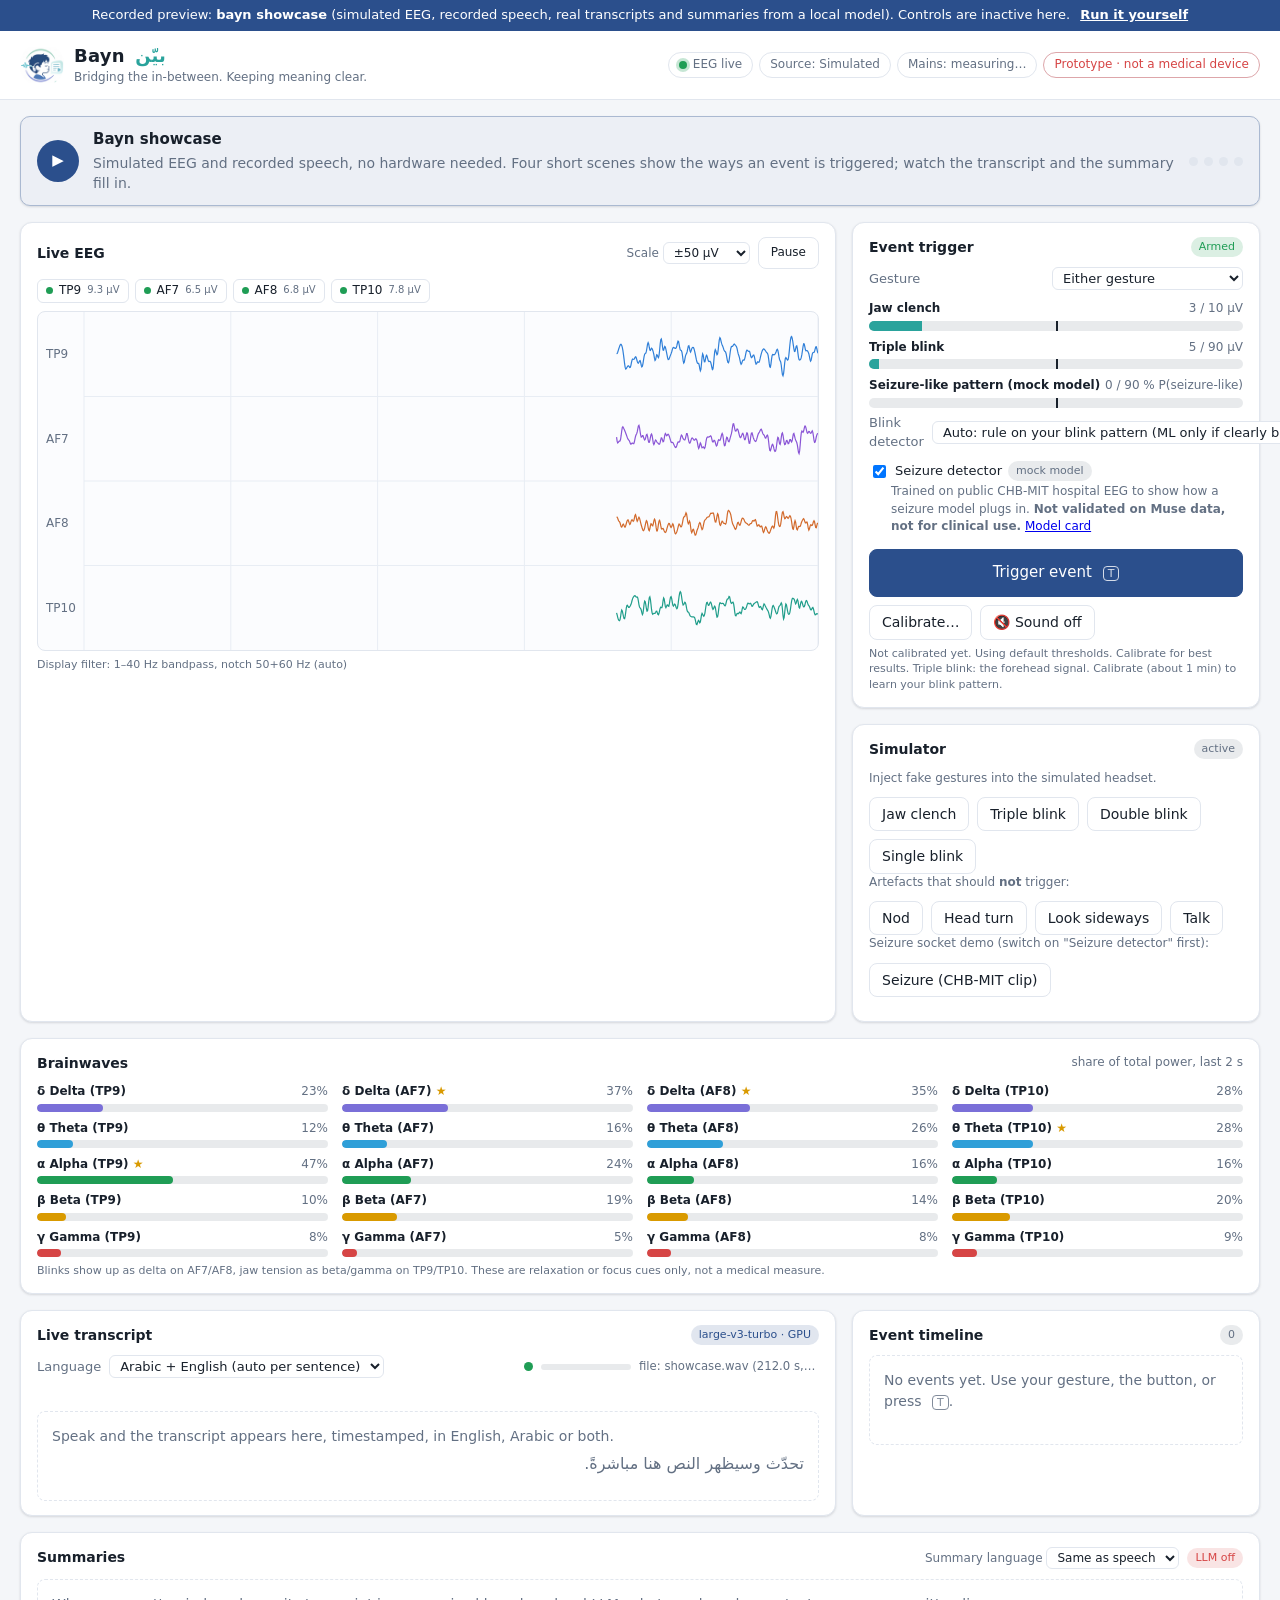
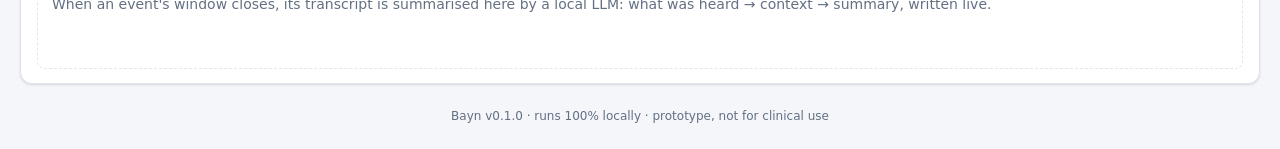
<file: docs/preview/index.html>
<!doctype html>
<html lang="en">
<head>
  <meta charset="utf-8">
  <meta name="viewport" content="width=device-width, initial-scale=1">
  <title>Bayn Dashboard · recorded preview</title>
  <link rel="icon" type="image/png" href="favicon.png">
  <link rel="stylesheet" href="styles.css">
</head>
<body>
  <header class="topbar">
    <div class="brand">
      <img src="logo-mark.png" alt="" width="44" height="44">
      <div>
        <h1>Bayn <span class="ar-name" lang="ar">بيّن</span></h1>
        <p>Bridging the in-between. Keeping meaning clear.</p>
      </div>
    </div>
    <div class="pills">
      <span class="pill" id="pill-conn"><i class="dot"></i><span>Connecting…</span></span>
      <span class="pill" id="pill-source">Source: –</span>
      <span class="pill" id="pill-mains" title="Line-noise frequency measured in the signal">Mains: –</span>
      <span class="pill warn" title="This software is a hackathon prototype">Prototype · not a medical device</span>
    </div>
  </header>

  <!-- `bayn showcase`: the current scene (hidden otherwise) -->
  <section class="showcase" id="showcase" hidden aria-live="polite">
    <div class="sc-step" id="sc-step"></div>
    <div class="sc-text"><strong id="sc-title"></strong><span id="sc-caption"></span></div>
    <div class="sc-dots" id="sc-dots" aria-hidden="true"></div>
  </section>

  <main class="grid">
    <!-- Live EEG -->
    <section class="card eeg-card">
      <div class="card-head">
        <h2>Live EEG</h2>
        <div class="controls">
          <label>Scale
            <select id="scale">
              <option value="25">±25 µV</option>
              <option value="50" selected>±50 µV</option>
              <option value="100">±100 µV</option>
              <option value="250">±250 µV</option>
            </select>
          </label>
          <button class="btn ghost" id="btn-pause" type="button">Pause</button>
        </div>
      </div>
      <div class="quality" id="quality"></div>
      <div class="plot-wrap"><canvas id="eeg-plot"></canvas></div>
      <p class="hint" id="filter-note">Filtered display</p>
    </section>

    <!-- Brainwave bands -->
    <section class="card bands-card">
      <div class="card-head">
        <h2>Brainwaves</h2>
        <span class="muted small-inline">share of total power, last 2 s</span>
      </div>
      <div class="bands" id="bands" aria-live="off"></div>
      <p class="hint">Blinks show up as delta on AF7/AF8, jaw tension as beta/gamma on TP9/TP10. These are relaxation or focus cues only, not a medical measure.</p>
    </section>

    <!-- Trigger -->
    <section class="card trigger-card">
      <div class="card-head">
        <h2>Event trigger</h2>
        <span class="badge muted" id="trigger-state">–</span>
      </div>
      <label class="field">Gesture
        <select id="gesture">
          <option value="clench">Jaw clench (hold ~1 s)</option>
          <option value="triple_blink">Triple blink</option>
          <option value="both">Either gesture</option>
          <option value="manual">Manual only (button / T)</option>
        </select>
      </label>
      <div class="meters" id="meters"></div>
      <div class="blink-row" id="blink-row" hidden>
        <label class="field">Blink detector
          <select id="blink-method" title="Auto uses your trained classifier if it beat the threshold rule on held-out data">
            <option value="auto">Auto: rule on your blink pattern (ML only if clearly better)</option>
            <option value="ml">ML classifier (forced)</option>
            <option value="rule">Basic rule (untrained forehead average)</option>
          </select>
        </label>
        <button class="btn ghost" id="btn-train" type="button">Train…</button>
      </div>
      <div class="seizure-row">
        <label class="check" title="A demonstration of the seizure-detector socket">
          <input type="checkbox" id="seizure-enabled"> Seizure detector <span class="badge muted">mock model</span>
        </label>
        <p class="muted small seizure-note">Trained on public CHB-MIT hospital EEG to show how a seizure model plugs in.
          <b>Not validated on Muse data, not for clinical use.</b>
          <a href="https://github.com/Omar0Rawas/bayn/blob/main/docs/SEIZURE_MODEL.md" target="_blank" rel="noopener">Model card</a></p>
      </div>
      <button class="btn primary big" id="btn-trigger" type="button"
              title="Backup manual trigger (hotkey T)">Trigger event <kbd>T</kbd></button>
      <div class="btn-row">
        <button class="btn ghost" id="btn-calibrate" type="button">Calibrate…</button>
        <button class="btn ghost" id="btn-sound" type="button" aria-pressed="false">🔇 Sound off</button>
      </div>
      <p class="hint" id="trigger-hint"></p>
    </section>

    <!-- Simulator -->
    <section class="card sim-card" id="sim-card">
      <div class="card-head"><h2>Simulator</h2><span class="badge muted" id="sim-state">–</span></div>
      <p class="muted small">Inject fake gestures into the simulated headset.</p>
      <div class="btn-row">
        <button class="btn" data-inject="clench" type="button">Jaw clench</button>
        <button class="btn" data-inject="triple_blink" type="button">Triple blink</button>
        <button class="btn ghost" data-inject="double_blink" type="button">Double blink</button>
        <button class="btn ghost" data-inject="blink" type="button">Single blink</button>
      </div>
      <p class="muted small">Artefacts that should <b>not</b> trigger:</p>
      <div class="btn-row">
        <button class="btn ghost" data-inject="nod" type="button">Nod</button>
        <button class="btn ghost" data-inject="head_turn" type="button">Head turn</button>
        <button class="btn ghost" data-inject="look_side" type="button">Look sideways</button>
        <button class="btn ghost" data-inject="talk" type="button">Talk</button>
      </div>
      <p class="muted small">Seizure socket demo (switch on "Seizure detector" first):</p>
      <div class="btn-row">
        <button class="btn" data-inject="seizure" type="button"
                title="Replays a real seizure from the public CHB-MIT database (patient not used for training)">Seizure (CHB-MIT clip)</button>
      </div>
      <ul class="log" id="inject-log"></ul>
    </section>

    <!-- Transcript -->
    <section class="card transcript-card">
      <div class="card-head">
        <h2>Live transcript</h2>
        <span class="badge muted" id="stt-model" title="Whisper model and device">loading…</span>
      </div>
      <div class="stt-bar">
        <label class="field">Language
          <select id="language">
            <option value="mixed">Arabic + English (auto per sentence)</option>
            <option value="en">English</option>
            <option value="ar">العربية (Arabic)</option>
            <option value="auto">Any language</option>
          </select>
        </label>
        <div class="mic" title="Microphone level">
          <span class="mic-dot" id="mic-dot"></span>
          <div class="mic-track"><i id="mic-level"></i></div>
          <small id="mic-name">mic…</small>
        </div>
      </div>
      <ol class="transcript" id="transcript" aria-live="polite"></ol>
      <p class="partial" id="partial" dir="auto"></p>
      <div class="placeholder" id="transcript-empty">
        <p>Speak and the transcript appears here, timestamped, in English, Arabic or both.</p>
        <p dir="rtl" lang="ar" class="ar">تحدّث وسيظهر النص هنا مباشرةً.</p>
      </div>
    </section>

    <!-- Timeline -->
    <section class="card timeline-card">
      <div class="card-head"><h2>Event timeline</h2><span class="badge muted" id="event-count">0</span></div>
      <ol class="timeline" id="timeline"></ol>
      <div class="placeholder" id="timeline-empty"><p>No events yet. Use your gesture, the button, or press <kbd>T</kbd>.</p></div>
    </section>

    <!-- Summaries -->
    <section class="card summary-card">
      <div class="card-head">
        <h2>Summaries</h2>
        <div class="controls">
          <label>Summary language
            <select id="sum-language">
              <option value="auto">Same as speech</option>
              <option value="en">English</option>
              <option value="ar">العربية</option>
              <option value="both">Both</option>
            </select>
          </label>
          <span class="badge muted" id="sum-model" title="Local LLM (Ollama)">LLM…</span>
        </div>
      </div>
      <div id="summaries"></div>
      <div class="placeholder" id="summaries-empty">
        <p>When an event's window closes, its transcript is summarised here by a local LLM: what was heard &rarr; context &rarr; summary, written live.</p>
      </div>
    </section>
  </main>

  <!-- event flash banner -->
  <div class="event-banner" id="event-banner" role="alert" aria-live="assertive"></div>

  <!-- guided calibration -->
  <div class="overlay" id="cal-overlay" hidden>
    <div class="cal-box" role="dialog" aria-modal="true" aria-labelledby="cal-prompt">
      <p class="muted small" id="cal-step">Calibration</p>
      <p class="cal-prompt" id="cal-prompt">Starting…</p>
      <div class="cal-count" id="cal-count"></div>
      <div class="progress"><i id="cal-progress"></i></div>
      <div class="cal-result" id="cal-result"></div>
      <div class="btn-row cal-actions">
        <button class="btn ghost" id="cal-cancel" type="button">Cancel</button>
        <button class="btn primary" id="cal-close" type="button" hidden>Done</button>
      </div>
    </div>
  </div>

  <!-- blink-detector training session -->
  <div class="overlay" id="train-overlay" hidden>
    <div class="cal-box train-box" role="dialog" aria-modal="true" aria-labelledby="train-prompt">
      <p class="muted small" id="train-step">Train the triple-blink detector</p>
      <div id="train-intro" class="train-intro">
        <p>Optional: <b>Calibrate…</b> (about a minute) already learns your blink pattern. A session goes further: you'll
          be prompted to blink, nod, turn your head, look sideways and talk, every prompt labels the EEG, and Bayn learns
          your blink pattern and threshold from them (and checks whether a classifier would do better). Sessions are
          saved, so each new one adds to the last.</p>
        <div class="train-options">
          <label class="field">You are
            <select id="train-condition">
              <option value="seated">Seated</option>
              <option value="standing">Standing</option>
              <option value="walking">Walking in place (prompts are spoken)</option>
            </select>
          </label>
          <label class="check"><input type="checkbox" id="train-speak"> Speak the prompts</label>
        </div>
        <div class="btn-row">
          <button class="btn primary" data-protocol="standard" type="button">Standard session · ~5 min</button>
          <button class="btn" data-protocol="noisy" type="button">Noisy session · ~4.5 min</button>
          <button class="btn" data-protocol="boundaries" type="button">Boundaries · ~6.5 min</button>
        </div>
        <p class="muted small">Standard: clean examples of each gesture. Noisy: triple blinks while talking,
          looking around and moving, to test robustness. Boundaries: soft / fast / slow triple blinks and the closest look-alikes (four blinks, squeezing, nodding three times...), to teach the edges. Do a standard one first.</p>
        <details class="train-sessions" id="train-sessions-box">
          <summary>Saved sessions <span id="train-sessions-count"></span></summary>
          <p class="muted small">Messed one up? Delete it and record it again, then Retrain.</p>
          <ul class="log" id="train-sessions"></ul>
        </details>
        <button class="btn ghost small-btn" id="train-retrain" type="button">Retrain from saved sessions</button>
      </div>
      <p class="cal-prompt" id="train-prompt" hidden></p>
      <div class="cal-count" id="train-count"></div>
      <div class="progress" id="train-progress-bar" hidden><i id="train-progress"></i></div>
      <div class="cal-result" id="train-result"></div>
      <div class="btn-row cal-actions">
        <button class="btn ghost" id="train-cancel" type="button" hidden>Cancel</button>
        <button class="btn primary" id="train-close" type="button">Close</button>
      </div>
    </div>
  </div>

  <footer class="foot">Bayn <span id="version"></span> · runs 100% locally · prototype, not for clinical use</footer>
  <div class="toast" id="toast" role="status" aria-live="polite"></div>
  <script src="session.js"></script>
  <script src="replay.js"></script>
  <script src="app.js"></script>
</body>
</html>
</file>
<file: docs/preview/styles.css>
:root {
  --bg: #f4f6f9;
  --card: #ffffff;
  --ink: #18202b;
  --muted: #637083;
  --line: #e1e6ee;
  --accent: #2b4f8c;        /* logo navy */
  --brand-teal: #2aa39c;    /* logo teal */
  --accent-ink: #ffffff;
  --good: #1f9d55;
  --ok: #d99a00;
  --bad: #d64545;
  --plot-bg: #fbfcfe;
  --plot-grid: #e8edf4;
  --shadow: 0 1px 2px rgba(16, 24, 40, .06), 0 1px 3px rgba(16, 24, 40, .08);
  --trace-1: #2f7fd8; --trace-2: #8a55d6; --trace-3: #d26a2c; --trace-4: #1f9d8a;
  --font: "Segoe UI", system-ui, -apple-system, "Noto Sans", "Noto Sans Arabic", "Noto Naskh Arabic", Tahoma, sans-serif;
}
@media (prefers-color-scheme: dark) {
  :root {
    --bg: #0f141b; --card: #171e27; --ink: #e6ebf2; --muted: #93a0b2; --line: #263140;
    --accent: #7fa6e8; --brand-teal: #5cc8c0; --plot-bg: #121921; --plot-grid: #1f2a36;
    --shadow: 0 1px 2px rgba(0, 0, 0, .4);
    --trace-1: #5aa2f0; --trace-2: #b08af0; --trace-3: #f0965a; --trace-4: #4fd1bd;
  }
}

* { box-sizing: border-box; }
html, body { margin: 0; }
body { background: var(--bg); color: var(--ink); font: 14px/1.45 var(--font); }
h1, h2 { margin: 0; }
h1 { font-size: 18px; letter-spacing: .2px; }
h2 { font-size: 14px; font-weight: 600; }
kbd { font: 11px var(--font); border: 1px solid currentColor; border-radius: 4px; padding: 0 4px; margin-left: 6px; opacity: .8; }

.topbar { display: flex; align-items: center; justify-content: space-between; flex-wrap: wrap; gap: 12px;
  padding: 12px 20px; background: var(--card); border-bottom: 1px solid var(--line); position: sticky; top: 0; z-index: 5; }
.brand { display: flex; align-items: center; gap: 10px; }
.brand img { width: 44px; height: 44px; border-radius: 50%; background: #fff; object-fit: contain; }
.ar-name { font-weight: 600; color: var(--brand-teal); margin-left: 4px; }
.brand p { margin: 0; color: var(--muted); font-size: 12px; }
.pills { display: flex; flex-wrap: wrap; gap: 6px; }
.pill { display: inline-flex; align-items: center; gap: 6px; padding: 3px 10px; border: 1px solid var(--line);
  border-radius: 999px; font-size: 12px; color: var(--muted); background: var(--card); }
.pill.warn { color: var(--bad); border-color: color-mix(in srgb, var(--bad) 40%, var(--line)); }
.dot { width: 8px; height: 8px; border-radius: 50%; background: var(--muted); display: inline-block; }
.pill.live .dot { background: var(--good); box-shadow: 0 0 0 3px color-mix(in srgb, var(--good) 25%, transparent); }
.pill.down .dot { background: var(--bad); }
#pill-conn span { max-width: 340px; overflow: hidden; text-overflow: ellipsis; white-space: nowrap; }

/* `bayn showcase` scene banner */
.showcase { display: flex; align-items: center; gap: 14px; max-width: 1500px; margin: 16px auto 0; padding: 12px 16px;
  width: calc(100% - 40px); background: color-mix(in srgb, var(--accent) 9%, var(--card)); border: 1px solid
  color-mix(in srgb, var(--accent) 30%, var(--line)); border-radius: 10px; box-shadow: var(--shadow); }
.showcase[hidden] { display: none; }
.sc-step { flex: none; min-width: 42px; height: 42px; border-radius: 50%; display: grid; place-items: center;
  background: var(--accent); color: var(--accent-ink); font-weight: 700; font-size: 15px; }
.sc-text { flex: 1; min-width: 0; display: flex; flex-direction: column; gap: 2px; }
.sc-text strong { font-size: 15px; }
.sc-text span { color: var(--muted); }
.sc-dots { flex: none; display: flex; gap: 6px; }
.sc-dots i { width: 9px; height: 9px; border-radius: 50%; background: var(--line); }
.sc-dots i.on { background: var(--accent); }
.showcase.seizure .sc-step { background: var(--bad); }
@media (max-width: 900px) { .showcase { width: calc(100% - 32px); margin-top: 12px; } .sc-dots { display: none; } }

.grid { display: grid; gap: 16px; padding: 16px 20px; max-width: 1500px; margin: 0 auto;
  grid-template-columns: minmax(0, 2fr) minmax(0, 1fr);
  grid-template-areas: "eeg trigger" "eeg sim" "bands bands" "transcript timeline" "summary summary"; }
.eeg-card { grid-area: eeg; } .bands-card { grid-area: bands; } .trigger-card { grid-area: trigger; } .sim-card { grid-area: sim; }
.transcript-card { grid-area: transcript; } .timeline-card { grid-area: timeline; } .summary-card { grid-area: summary; }
@media (max-width: 900px) {
  .grid { grid-template-columns: minmax(0, 1fr); padding: 12px 16px;
    grid-template-areas: "eeg" "bands" "trigger" "sim" "transcript" "timeline" "summary"; }
}

/* brainwave bands: rows = bands, columns = sensors */
:root { --band-delta: #7a6fd8; --band-theta: #2f9fd8; --band-alpha: #1f9d55; --band-beta: #d99a00; --band-gamma: #d64545; }
.small-inline { font-size: 12px; }
.bands { display: grid; grid-template-columns: repeat(var(--n-ch, 4), minmax(0, 1fr)); gap: 8px 14px; }
.band-cell { min-width: 0; }
.band-cell .lbl { display: flex; justify-content: space-between; gap: 6px; font-size: 12px; margin-bottom: 3px; }
.band-cell .lbl b { font-weight: 600; white-space: nowrap; overflow: hidden; text-overflow: ellipsis; }
.band-cell .lbl span { color: var(--muted); font-variant-numeric: tabular-nums; }
.band-bar { height: 8px; border-radius: 4px; background: color-mix(in srgb, var(--muted) 15%, transparent); overflow: hidden; }
.band-bar i { display: block; height: 100%; width: 0; border-radius: 4px; transition: width .4s ease; }
.band-cell.dominant .lbl b::after { content: " ★"; color: var(--ok); }
@media (max-width: 600px) { .bands { grid-template-columns: repeat(2, minmax(0, 1fr)); } }

.card { background: var(--card); border: 1px solid var(--line); border-radius: 12px; padding: 14px 16px; box-shadow: var(--shadow); min-width: 0; }
.card-head { display: flex; align-items: center; justify-content: space-between; gap: 8px; margin-bottom: 10px; flex-wrap: wrap; }
.controls { display: flex; align-items: center; gap: 8px; color: var(--muted); font-size: 12px; }
select { font: inherit; color: var(--ink); background: var(--card); border: 1px solid var(--line); border-radius: 6px; padding: 2px 6px; }

.btn { font: inherit; font-weight: 500; color: var(--ink); background: var(--card); border: 1px solid var(--line);
  border-radius: 8px; padding: 6px 12px; cursor: pointer; transition: background .15s, border-color .15s; }
.btn:hover:not(:disabled) { border-color: var(--accent); }
.btn:disabled { opacity: .5; cursor: not-allowed; }
.btn.primary { background: var(--accent); color: var(--accent-ink); border-color: var(--accent); }
.btn.ghost { background: transparent; }
.btn.big { width: 100%; padding: 12px; font-size: 15px; margin: 4px 0 8px; }
.btn-row { display: flex; flex-wrap: wrap; gap: 8px; }

.badge { font-size: 11px; padding: 2px 8px; border-radius: 999px; background: color-mix(in srgb, var(--accent) 14%, transparent); color: var(--accent); }
.badge.bad-badge { background: color-mix(in srgb, var(--bad) 14%, transparent); color: var(--bad); }
.badge.muted { background: color-mix(in srgb, var(--muted) 14%, transparent); color: var(--muted); }
.muted { color: var(--muted); } .small { font-size: 12px; margin: 0 0 10px; }
.hint { color: var(--muted); font-size: 11px; margin: 6px 0 0; }

.quality { display: flex; flex-wrap: wrap; gap: 6px; margin-bottom: 8px; min-height: 24px; }
.q { display: inline-flex; align-items: center; gap: 6px; font-size: 12px; padding: 2px 8px; border-radius: 6px; border: 1px solid var(--line); }
.q .dot { width: 7px; height: 7px; }
.q.good .dot { background: var(--good); } .q.ok .dot { background: var(--ok); } .q.bad .dot { background: var(--bad); }
.q small { color: var(--muted); }

.plot-wrap { position: relative; height: 340px; border: 1px solid var(--line); border-radius: 8px; overflow: hidden; background: var(--plot-bg); }
#eeg-plot { width: 100%; height: 100%; display: block; }

.placeholder { border: 1px dashed var(--line); border-radius: 8px; padding: 14px; color: var(--muted); min-height: 90px; }
.placeholder p { margin: 0 0 6px; }
.ar { font-size: 16px; }

.log { list-style: none; margin: 10px 0 0; padding: 0; max-height: 140px; overflow: auto; font-size: 12px; color: var(--muted); }
.log li { padding: 3px 0; border-top: 1px solid var(--line); display: flex; justify-content: space-between; gap: 8px; }

/* trigger card */
.field { display: flex; align-items: center; justify-content: space-between; gap: 8px; font-size: 13px; color: var(--muted); margin-bottom: 10px; }
.meters { display: grid; gap: 8px; margin-bottom: 6px; }
.meter .lbl { display: flex; justify-content: space-between; font-size: 12px; margin-bottom: 3px; }
.meter .lbl span { color: var(--muted); font-variant-numeric: tabular-nums; }
.meter .track { position: relative; height: 10px; border-radius: 5px; background: color-mix(in srgb, var(--muted) 15%, transparent); overflow: hidden; }
.meter .fill { position: absolute; inset: 0 auto 0 0; width: 0; background: var(--brand-teal); transition: width .15s linear; }
.meter.active .fill { background: var(--ok); }
.meter .thr { position: absolute; top: -2px; bottom: -2px; width: 2px; background: var(--ink); left: 50%; }
.badge.armed { background: color-mix(in srgb, var(--good) 16%, transparent); color: var(--good); }
.badge.cooldown { background: color-mix(in srgb, var(--ok) 18%, transparent); color: var(--ok); }
.badge.calibrating { background: color-mix(in srgb, var(--accent) 16%, transparent); color: var(--accent); }

/* event banner */
.event-banner { position: fixed; top: 0; left: 0; right: 0; z-index: 20; padding: 14px 20px; text-align: center;
  font-size: 16px; font-weight: 600; color: #fff; background: var(--bad); transform: translateY(-110%); transition: transform .25s ease; }
.event-banner.show { transform: translateY(0); animation: flash 1s ease 2; }
@keyframes flash { 50% { filter: brightness(1.25); } }

/* timeline */
.timeline { list-style: none; margin: 0; padding: 0; max-height: 360px; overflow: auto; }
.timeline li { border-top: 1px solid var(--line); padding: 8px 0; display: grid; gap: 4px; }
.timeline li:first-child { border-top: 0; }
.tl-head { display: flex; justify-content: space-between; gap: 8px; align-items: baseline; }
.tl-head b { font-size: 13px; }
.tl-head time { color: var(--muted); font-size: 12px; font-variant-numeric: tabular-nums; }
.tl-meta { font-size: 12px; color: var(--muted); display: flex; flex-wrap: wrap; gap: 4px 10px; align-items: center; }
.tl-meta a { color: var(--accent); }
.chip { font-size: 11px; padding: 1px 7px; border-radius: 999px; border: 1px solid var(--line); }
.chip.recording { color: var(--bad); border-color: color-mix(in srgb, var(--bad) 40%, var(--line)); }
.chip.saved { color: var(--good); border-color: color-mix(in srgb, var(--good) 40%, var(--line)); }
.progress { height: 6px; border-radius: 3px; background: color-mix(in srgb, var(--muted) 15%, transparent); overflow: hidden; }
.progress i { display: block; height: 100%; width: 0; background: var(--accent); transition: width .3s linear; }

/* transcript */
.stt-bar { display: flex; flex-wrap: wrap; align-items: center; justify-content: space-between; gap: 8px 16px; margin-bottom: 8px; }
.stt-bar .field { margin: 0; }
.mic { display: flex; align-items: center; gap: 8px; min-width: 0; }
.mic-dot { width: 9px; height: 9px; border-radius: 50%; background: var(--muted); flex: none; }
.mic-dot.ok { background: var(--good); } .mic-dot.bad { background: var(--bad); }
.mic-track { width: 90px; height: 6px; border-radius: 3px; background: color-mix(in srgb, var(--muted) 15%, transparent); overflow: hidden; flex: none; }
.mic-track i { display: block; height: 100%; width: 0; background: var(--brand-teal); transition: width .1s linear; }
.mic small { color: var(--muted); white-space: nowrap; overflow: hidden; text-overflow: ellipsis; max-width: 180px; }
.transcript { list-style: none; margin: 0; padding: 0; max-height: 300px; overflow: auto; }
.transcript li { display: grid; grid-template-columns: auto auto 1fr; gap: 8px; align-items: baseline; padding: 4px 0; border-top: 1px solid var(--line); }
.transcript li:first-child { border-top: 0; }
.transcript time { color: var(--muted); font-size: 12px; font-variant-numeric: tabular-nums; }
.transcript .text { font-size: 14px; unicode-bidi: plaintext; }
.transcript .text[lang="ar"] { font-size: 16px; }
.transcript li.in-event { background: color-mix(in srgb, var(--bad) 7%, transparent); }
.lang { font-size: 10px; font-weight: 700; padding: 1px 5px; border-radius: 4px; background: color-mix(in srgb, var(--accent) 14%, transparent); color: var(--accent); }
.lang.ar { background: color-mix(in srgb, var(--brand-teal) 18%, transparent); color: var(--brand-teal); }
.partial { margin: 6px 0 0; color: var(--muted); font-style: italic; min-height: 1.3em; unicode-bidi: plaintext; }

/* summaries: heard -> context -> summary */
.sum { border: 1px solid var(--line); border-radius: 10px; padding: 12px; margin-bottom: 12px; }
.sum-head { display: flex; flex-wrap: wrap; align-items: center; justify-content: space-between; gap: 8px; margin-bottom: 10px; }
.sum-head b { font-size: 14px; }
.sum-head .actions { display: flex; flex-wrap: wrap; gap: 6px; align-items: center; font-size: 12px; }
.sum-head .actions a { color: var(--accent); }
.tabs button { font: inherit; font-size: 12px; border: 1px solid var(--line); background: transparent; color: var(--muted); padding: 2px 8px; cursor: pointer; }
.tabs button:first-child { border-radius: 6px 0 0 6px; } .tabs button:last-child { border-radius: 0 6px 6px 0; }
.tabs button.on { background: var(--accent); color: var(--accent-ink); border-color: var(--accent); }
.sum-grid { display: grid; grid-template-columns: minmax(0, 1.1fr) minmax(0, .8fr) minmax(0, 1.3fr); gap: 0; }
.sum-col { padding: 0 12px; min-width: 0; position: relative; }
.sum-col + .sum-col { border-left: 1px dashed var(--line); }
.sum-col + .sum-col::before { content: "→"; position: absolute; left: -9px; top: -2px; color: var(--muted); background: var(--card); font-size: 13px; }
.sum-col h3 { font-size: 11px; text-transform: uppercase; letter-spacing: .5px; color: var(--muted); margin: 0 0 6px; }
.heard { list-style: none; margin: 0; padding: 0; font-size: 13px; max-height: 260px; overflow: auto; }
.heard li { padding: 2px 0; unicode-bidi: plaintext; }
.heard time { color: var(--muted); font-size: 11px; margin-inline-end: 6px; font-variant-numeric: tabular-nums; }
.md { font-size: 14px; line-height: 1.5; unicode-bidi: plaintext; }
.md p { margin: 0 0 6px; } .md ul { margin: 0 0 6px; padding-inline-start: 18px; } .md li { margin: 2px 0; }
.md em { color: var(--muted); font-size: 12px; }
.md.writing::after { content: "▍"; animation: blink 1s steps(1) infinite; color: var(--accent); }
@keyframes blink { 50% { opacity: 0; } }
.sum-meta { color: var(--muted); font-size: 11px; margin-top: 6px; }
.sum details { font-size: 12px; margin-top: 8px; }
.sum details pre { white-space: pre-wrap; max-height: 220px; overflow: auto; background: var(--plot-bg); border: 1px solid var(--line); border-radius: 6px; padding: 8px; font-size: 11px; unicode-bidi: plaintext; }
.sum .err { color: var(--bad); font-size: 13px; }
@media (max-width: 900px) {
  .sum-grid { grid-template-columns: minmax(0, 1fr); gap: 12px; }
  .sum-col { padding: 0; } .sum-col + .sum-col { border-left: 0; border-top: 1px dashed var(--line); padding-top: 10px; }
  .sum-col + .sum-col::before { content: "↓"; left: 50%; top: -10px; }
}

/* calibration overlay */
.overlay { position: fixed; inset: 0; z-index: 30; background: rgba(10, 16, 24, .55); display: grid; place-items: center; padding: 16px; }
.overlay[hidden] { display: none; }
.cal-box { background: var(--card); color: var(--ink); border-radius: 16px; padding: 24px; width: min(520px, 100%); text-align: center; box-shadow: 0 10px 40px rgba(0, 0, 0, .3); }
.cal-prompt { font-size: 26px; font-weight: 700; margin: 6px 0 4px; min-height: 2.6em; display: grid; place-items: center; }
.cal-prompt.do { color: var(--bad); }
.cal-count { font-size: 14px; color: var(--muted); min-height: 1.4em; margin-bottom: 10px; }
.cal-result { text-align: left; font-size: 13px; margin-top: 12px; }
.cal-result .row { border-top: 1px solid var(--line); padding: 6px 0; }
.cal-actions { justify-content: center; margin-top: 14px; }

/* blink-detector training */
.blink-row { display: flex; gap: 8px; align-items: flex-end; margin: 6px 0 10px; }
.blink-row[hidden] { display: none; }
.blink-row .field { flex: 1; margin: 0; }
.train-box { width: min(600px, 100%); }
.train-intro { text-align: left; font-size: 14px; }
.train-intro .btn-row { justify-content: center; margin: 12px 0 6px; }
.small-btn { font-size: 12px; padding: 4px 10px; }
.cal-prompt.pause { color: var(--muted); font-size: 20px; }
.train-table { width: 100%; border-collapse: collapse; margin: 6px 0; }
.train-table th, .train-table td { padding: 4px 6px; border-bottom: 1px solid var(--line); text-align: left; font-variant-numeric: tabular-nums; }
.train-table td.good { color: var(--good); font-weight: 600; }

.foot { text-align: center; color: var(--muted); font-size: 12px; padding: 8px 16px 24px; }
.toast { position: fixed; bottom: 20px; left: 50%; transform: translateX(-50%) translateY(20px); opacity: 0;
  background: var(--ink); color: var(--bg); padding: 8px 14px; border-radius: 8px; font-size: 13px; transition: all .2s; pointer-events: none; max-width: calc(100% - 32px); }
.toast.show { opacity: 1; transform: translateX(-50%) translateY(0); }
.seizure-row { margin: 6px 0 10px; }
.seizure-note { margin: 2px 0 0 22px; }
.event-banner.seizure { background: var(--bad); }
.train-options { display: flex; gap: 12px; align-items: flex-end; flex-wrap: wrap; margin-top: 8px; }
.train-options .field { flex: 1; min-width: 200px; margin: 0; }
.check { display: flex; gap: 6px; align-items: center; font-size: 13px; }
.train-sessions { margin: 6px 0 10px; font-size: 13px; }
.train-sessions summary { cursor: pointer; font-weight: 600; }
.train-sessions li { display: flex; justify-content: space-between; gap: 8px; align-items: center; }
</file>
